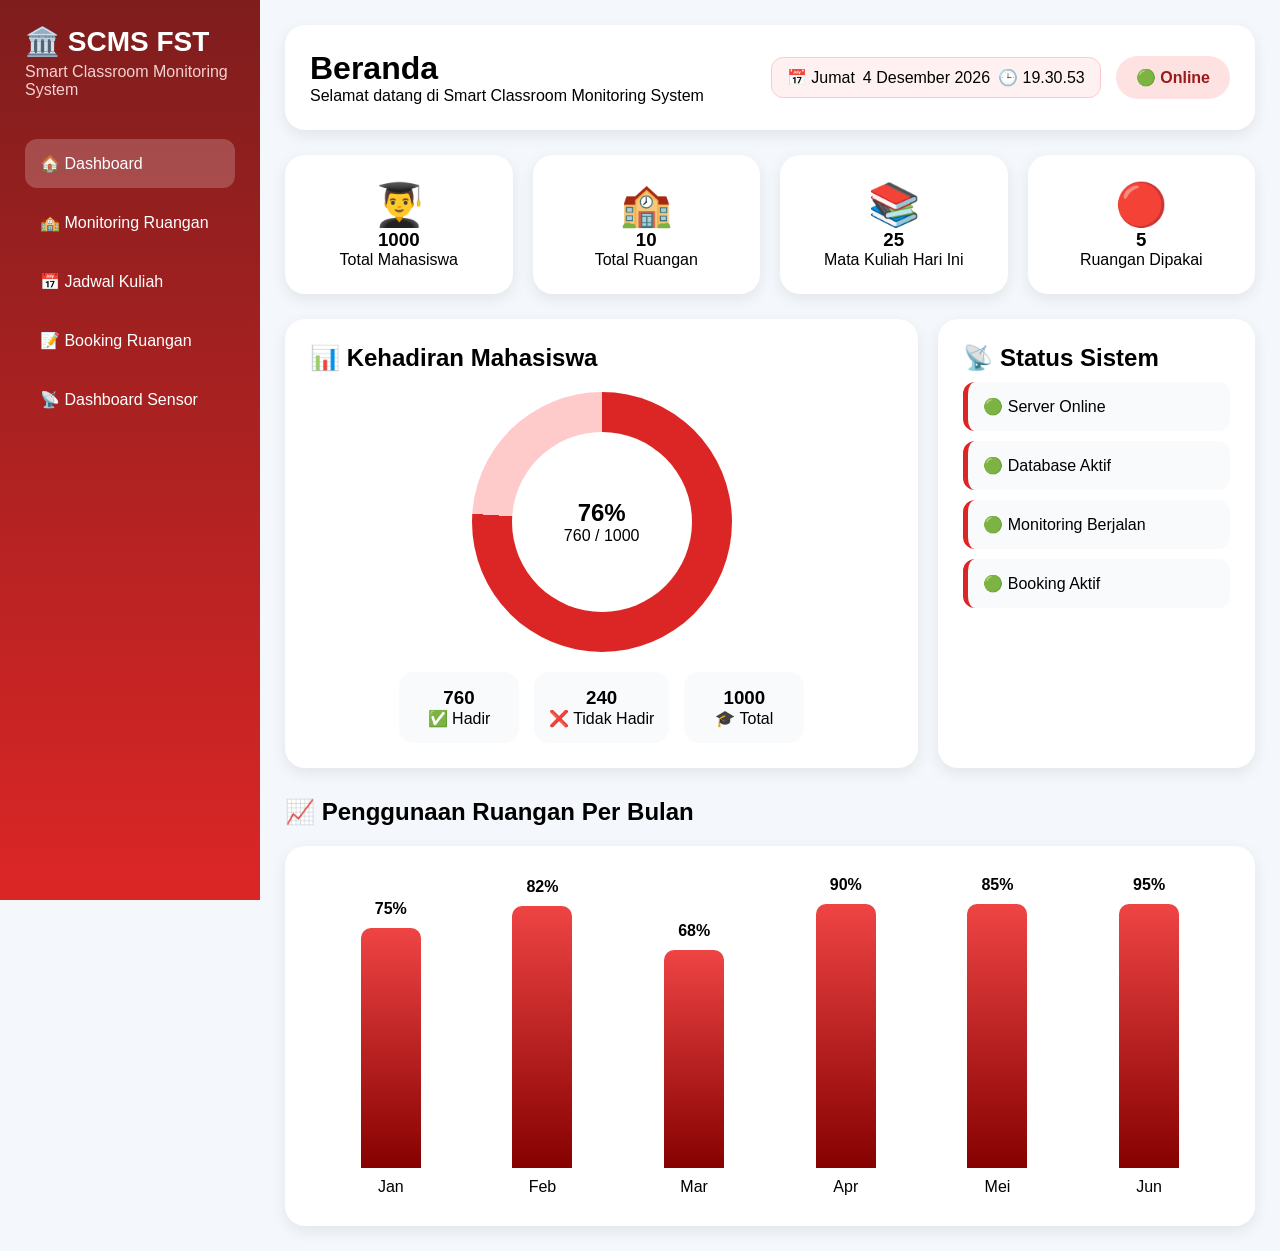
<file: index.html>
<!DOCTYPE html>
<html lang="id">
<head>
<meta charset="UTF-8">
<meta name="viewport" content="width=device-width, initial-scale=1.0">

<title>SCMS FST</title>

<link rel="stylesheet" href="web.css">

</head>
<body>

<!-- SIDEBAR -->

<div class="sidebar">

    <div class="logo">

        <h2>🏛️ SCMS FST</h2>

        <p>Smart Classroom Monitoring System</p>

    </div>

 <ul>

    <li class="active">
        <a href="index.html">🏠 Dashboard</a>
    </li>

    <li>
        <a href="ruangan.html">🏫 Monitoring Ruangan</a>
    </li>

    <li>
        <a href="jadwal.html">📅 Jadwal Kuliah</a>
    </li>

    <li>
        <a href="booking.html">📝 Booking Ruangan</a>
    </li>

    <li>
        <a href="sensor.html">📡 Dashboard Sensor</a>
    </li>

</ul>

</div>

<!-- MAIN CONTENT -->

<div class="main-content">

    <!-- TOPBAR -->

    <div class="topbar">

        <div>

            <h1>Beranda</h1>

            <p>
                Selamat datang di Smart Classroom Monitoring System
            </p>

        </div>

        <div class="topbar-right">

            <div class="datetime-box">

                <div id="hari">Hari</div>
                <div id="tanggal">Tanggal</div>
                <div id="jam">00:00:00</div>

            </div>

            <div class="status">
                🟢 Online
            </div>

        </div>

    </div>

    <!-- CARD STATISTIK -->

    <div class="cards">

        <div class="card">
            <h2>👨‍🎓</h2>
            <h3>1000</h3>
            <p>Total Mahasiswa</p>
        </div>

        <div class="card">
            <h2>🏫</h2>
            <h3>10</h3>
            <p>Total Ruangan</p>
        </div>

        <div class="card">
            <h2>📚</h2>
            <h3>25</h3>
            <p>Mata Kuliah Hari Ini</p>
        </div>

        <div class="card">
            <h2>🔴</h2>
            <h3>5</h3>
            <p>Ruangan Dipakai</p>
        </div>

    </div>

    <!-- AREA BAWAH -->

    <div class="dashboard-grid">

        <!-- KEHADIRAN -->

        <div class="card-besar">

            <h2>📊 Kehadiran Mahasiswa</h2>

            <div class="lingkaran">

                <div class="dalam">

                    <h2>76%</h2>

                    <p>760 / 1000</p>

                </div>

            </div>

            <div class="detail-kehadiran">

                <div class="mini-card">
                    <h3>760</h3>
                    <p>✅ Hadir</p>
                </div>

                <div class="mini-card">
                    <h3>240</h3>
                    <p>❌ Tidak Hadir</p>
                </div>

                <div class="mini-card">
                    <h3>1000</h3>
                    <p>🎓 Total</p>
                </div>

            </div>

        </div>

        <!-- STATUS SISTEM -->

        <div class="card-besar">

            <h2>📡 Status Sistem</h2>

            <div class="status-item">
                🟢 Server Online
            </div>

            <div class="status-item">
                🟢 Database Aktif
            </div>

            <div class="status-item">
                🟢 Monitoring Berjalan
            </div>

            <div class="status-item">
                🟢 Booking Aktif
            </div>

        </div>

    </div>

    <!-- GRAFIK BULANAN -->

    <h2 class="judul">
        📈 Penggunaan Ruangan Per Bulan
    </h2>

<div class="grafik-bulanan">

        <div class="bar">
            <span>75%</span>
            <div class="nilai jan"></div>
            <p>Jan</p>
        </div>

        <div class="bar">
            <span>82%</span>
            <div class="nilai feb"></div>
            <p>Feb</p>
        </div>

        <div class="bar">
            <span>68%</span>
            <div class="nilai mar"></div>
            <p>Mar</p>
        </div>

        <div class="bar">
            <span>90%</span>
            <div class="nilai apr"></div>
            <p>Apr</p>
        </div>

        <div class="bar">
            <span>85%</span>
            <div class="nilai mei"></div>
            <p>Mei</p>
        </div>

        <div class="bar">
            <span>95%</span>
            <div class="nilai jun"></div>
            <p>Jun</p>
        </div>

</div>

<script src="web.js"></script>

</body>
</html>
</file>
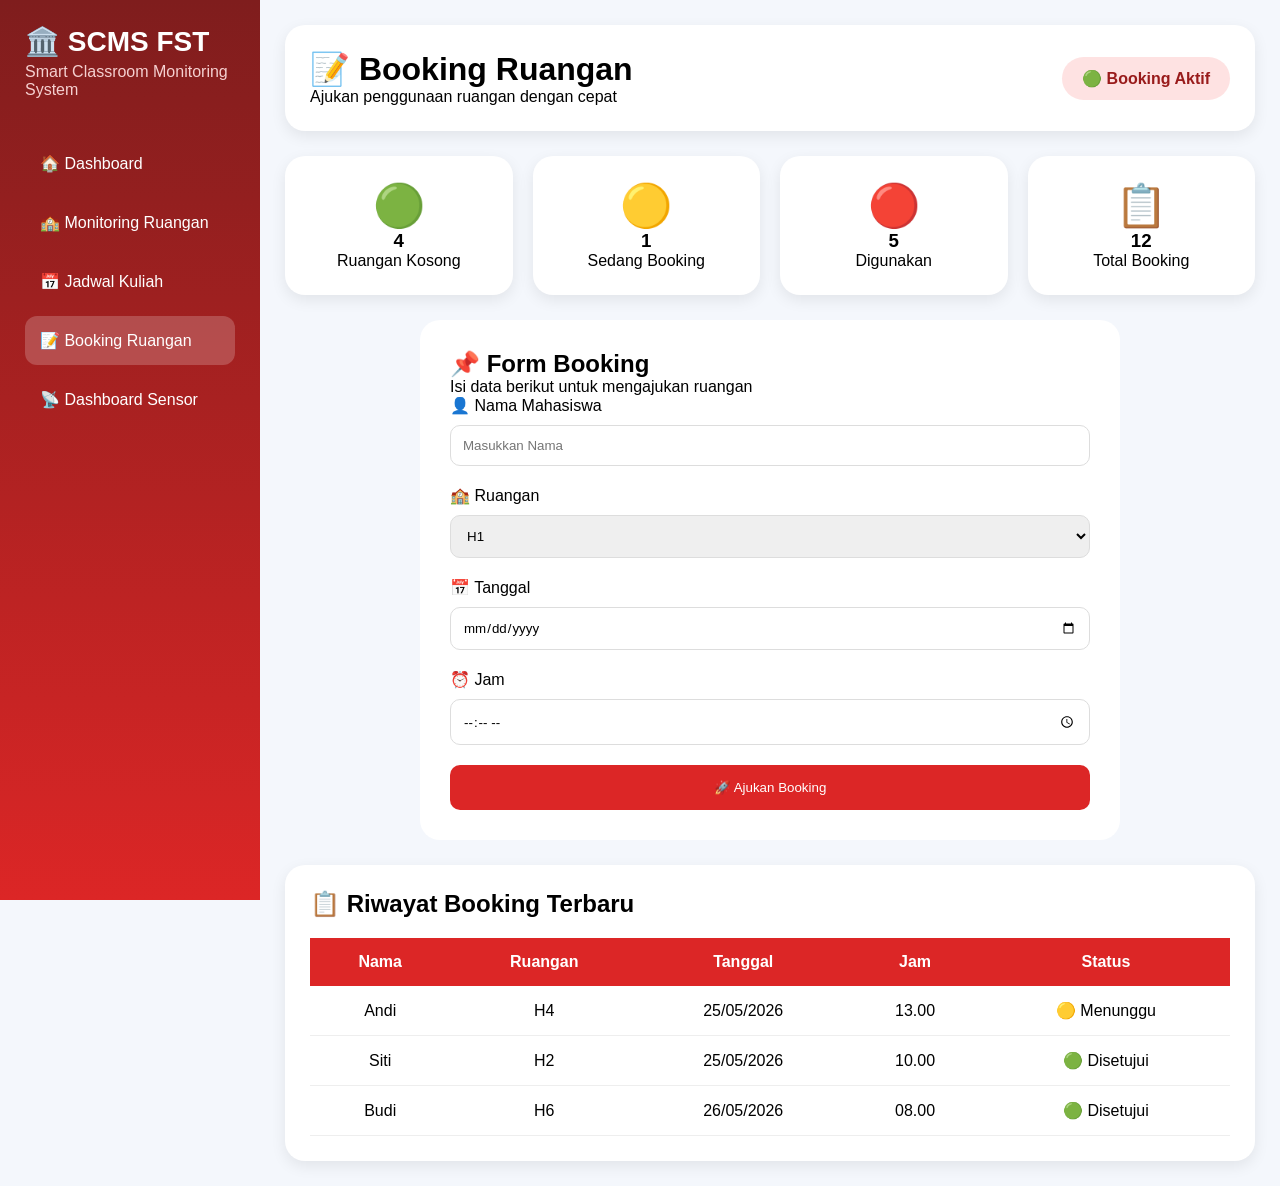
<file: booking.html>
<!DOCTYPE html>
<html lang="id">
<head>
<meta charset="UTF-8">
<meta name="viewport" content="width=device-width, initial-scale=1.0">

<title>Booking Ruangan - SCMS FST</title>

<link rel="stylesheet" href="web.css">

</head>
<body>

<!-- SIDEBAR -->

<div class="sidebar">

    <div class="logo">

        <h2>🏛️ SCMS FST</h2>

        <p>Smart Classroom Monitoring System</p>

    </div>

    <ul>

        <li>
            <a href="index.html">🏠 Dashboard</a>
        </li>

        <li>
            <a href="ruangan.html">🏫 Monitoring Ruangan</a>
        </li>

        <li>
            <a href="jadwal.html">📅 Jadwal Kuliah</a>
        </li>

        <li class="active">
            <a href="booking.html">📝 Booking Ruangan</a>
        </li>

        <li>
        <a href="sensor.html">📡 Dashboard Sensor</a>
        </li>

    </ul>

</div>

<!-- MAIN CONTENT -->

<div class="main-content">

    <!-- TOPBAR -->

    <div class="topbar">

        <div>

            <h1>📝 Booking Ruangan</h1>

            <p>Ajukan penggunaan ruangan dengan cepat</p>

        </div>

        <div class="status">
            🟢 Booking Aktif
        </div>

    </div>

    <!-- STATISTIK -->

    <div class="cards">

        <div class="card">
            <h2>🟢</h2>
            <h3>4</h3>
            <p>Ruangan Kosong</p>
        </div>

        <div class="card">
            <h2>🟡</h2>
            <h3>1</h3>
            <p>Sedang Booking</p>
        </div>

        <div class="card">
            <h2>🔴</h2>
            <h3>5</h3>
            <p>Digunakan</p>
        </div>

        <div class="card">
            <h2>📋</h2>
            <h3>12</h3>
            <p>Total Booking</p>
        </div>

    </div>

    <!-- FORM BOOKING -->

    <div class="form-booking">

        <h2>📌 Form Booking</h2>

        <p class="sub-booking">
            Isi data berikut untuk mengajukan ruangan
        </p>

        <form>

            <label>👤 Nama Mahasiswa</label>
            <input type="text"
            placeholder="Masukkan Nama">

            <label>🏫 Ruangan</label>
            <select>

                <option>H1</option>
                <option>H2</option>
                <option>H3</option>
                <option>H4</option>
                <option>H5</option>
                <option>H6</option>
                <option>H7</option>
                <option>H8</option>
                <option>H9</option>
                <option>H10</option>

            </select>

            <label>📅 Tanggal</label>
            <input type="date">

            <label>⏰ Jam</label>
            <input type="time">

            <button type="submit">
                🚀 Ajukan Booking
            </button>

        </form>

    </div>

    <!-- RIWAYAT BOOKING -->

    <div class="detail-box">

        <h2>📋 Riwayat Booking Terbaru</h2>

        <table class="jadwal-table">

            <tr>
                <th>Nama</th>
                <th>Ruangan</th>
                <th>Tanggal</th>
                <th>Jam</th>
                <th>Status</th>
            </tr>

            <tr>
                <td>Andi</td>
                <td>H4</td>
                <td>25/05/2026</td>
                <td>13.00</td>
                <td>🟡 Menunggu</td>
            </tr>

            <tr>
                <td>Siti</td>
                <td>H2</td>
                <td>25/05/2026</td>
                <td>10.00</td>
                <td>🟢 Disetujui</td>
            </tr>

            <tr>
                <td>Budi</td>
                <td>H6</td>
                <td>26/05/2026</td>
                <td>08.00</td>
                <td>🟢 Disetujui</td>
            </tr>

        </table>

    </div>

</div>

<script src="web.js"></script>

</body>
</html>
</file>
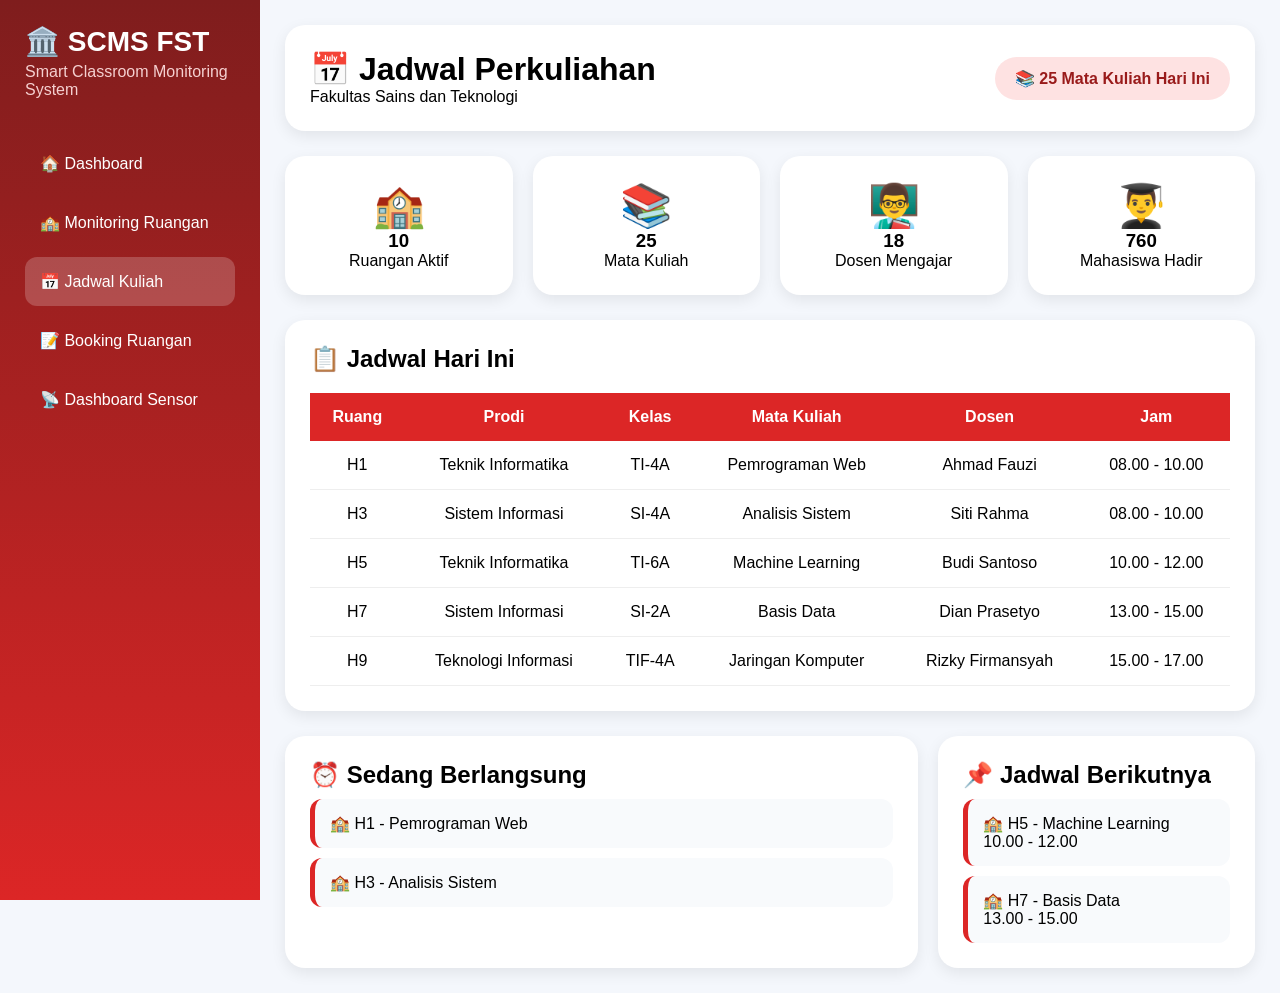
<file: jadwal.html>
<!DOCTYPE html>
<html lang="id">
<head>
<meta charset="UTF-8">
<meta name="viewport" content="width=device-width, initial-scale=1.0">

<title>Jadwal Perkuliahan - SCMS FST</title>

<link rel="stylesheet" href="web.css">

</head>
<body>

<!-- SIDEBAR -->

<div class="sidebar">

    <div class="logo">

        <h2>🏛️ SCMS FST</h2>

        <p>Smart Classroom Monitoring System</p>

    </div>

    <ul>

        <li>
            <a href="index.html">🏠 Dashboard</a>
        </li>

        <li>
            <a href="ruangan.html">🏫 Monitoring Ruangan</a>
        </li>

        <li class="active">
            <a href="jadwal.html">📅 Jadwal Kuliah</a>
        </li>

        <li>
            <a href="booking.html">📝 Booking Ruangan</a>
        </li>

        <li>
        <a href="sensor.html">📡 Dashboard Sensor</a>
    </li>

    </ul>

</div>

<!-- MAIN CONTENT -->

<div class="main-content">

    <!-- TOPBAR -->

    <div class="topbar">

        <div>

            <h1>📅 Jadwal Perkuliahan</h1>

            <p>Fakultas Sains dan Teknologi</p>

        </div>

        <div class="status">
            📚 25 Mata Kuliah Hari Ini
        </div>

    </div>

    <!-- CARD STATISTIK -->

    <div class="cards">

        <div class="card">
            <h2>🏫</h2>
            <h3>10</h3>
            <p>Ruangan Aktif</p>
        </div>

        <div class="card">
            <h2>📚</h2>
            <h3>25</h3>
            <p>Mata Kuliah</p>
        </div>

        <div class="card">
            <h2>👨‍🏫</h2>
            <h3>18</h3>
            <p>Dosen Mengajar</p>
        </div>

        <div class="card">
            <h2>👨‍🎓</h2>
            <h3>760</h3>
            <p>Mahasiswa Hadir</p>
        </div>

    </div>

    <!-- JADWAL -->

    <div class="detail-box">

        <h2>📋 Jadwal Hari Ini</h2>

        <table class="jadwal-table">

            <tr>
                <th>Ruang</th>
                <th>Prodi</th>
                <th>Kelas</th>
                <th>Mata Kuliah</th>
                <th>Dosen</th>
                <th>Jam</th>
            </tr>

            <tr>
                <td>H1</td>
                <td>Teknik Informatika</td>
                <td>TI-4A</td>
                <td>Pemrograman Web</td>
                <td>Ahmad Fauzi</td>
                <td>08.00 - 10.00</td>
            </tr>

            <tr>
                <td>H3</td>
                <td>Sistem Informasi</td>
                <td>SI-4A</td>
                <td>Analisis Sistem</td>
                <td>Siti Rahma</td>
                <td>08.00 - 10.00</td>
            </tr>

            <tr>
                <td>H5</td>
                <td>Teknik Informatika</td>
                <td>TI-6A</td>
                <td>Machine Learning</td>
                <td>Budi Santoso</td>
                <td>10.00 - 12.00</td>
            </tr>

            <tr>
                <td>H7</td>
                <td>Sistem Informasi</td>
                <td>SI-2A</td>
                <td>Basis Data</td>
                <td>Dian Prasetyo</td>
                <td>13.00 - 15.00</td>
            </tr>

            <tr>
                <td>H9</td>
                <td>Teknologi Informasi</td>
                <td>TIF-4A</td>
                <td>Jaringan Komputer</td>
                <td>Rizky Firmansyah</td>
                <td>15.00 - 17.00</td>
            </tr>

        </table>

    </div>

    <!-- KELAS BERLANGSUNG -->

    <div class="dashboard-grid">

        <div class="card-besar">

            <h2>⏰ Sedang Berlangsung</h2>

            <div class="status-item">
                🏫 H1 - Pemrograman Web
            </div>

            <div class="status-item">
                🏫 H3 - Analisis Sistem
            </div>

        </div>

        <div class="card-besar">

            <h2>📌 Jadwal Berikutnya</h2>

            <div class="status-item">
                🏫 H5 - Machine Learning
                <br>
                10.00 - 12.00
            </div>

            <div class="status-item">
                🏫 H7 - Basis Data
                <br>
                13.00 - 15.00
            </div>

        </div>

    </div>

</div>

<script src="web.js"></script>

</body>
</html>
</file>
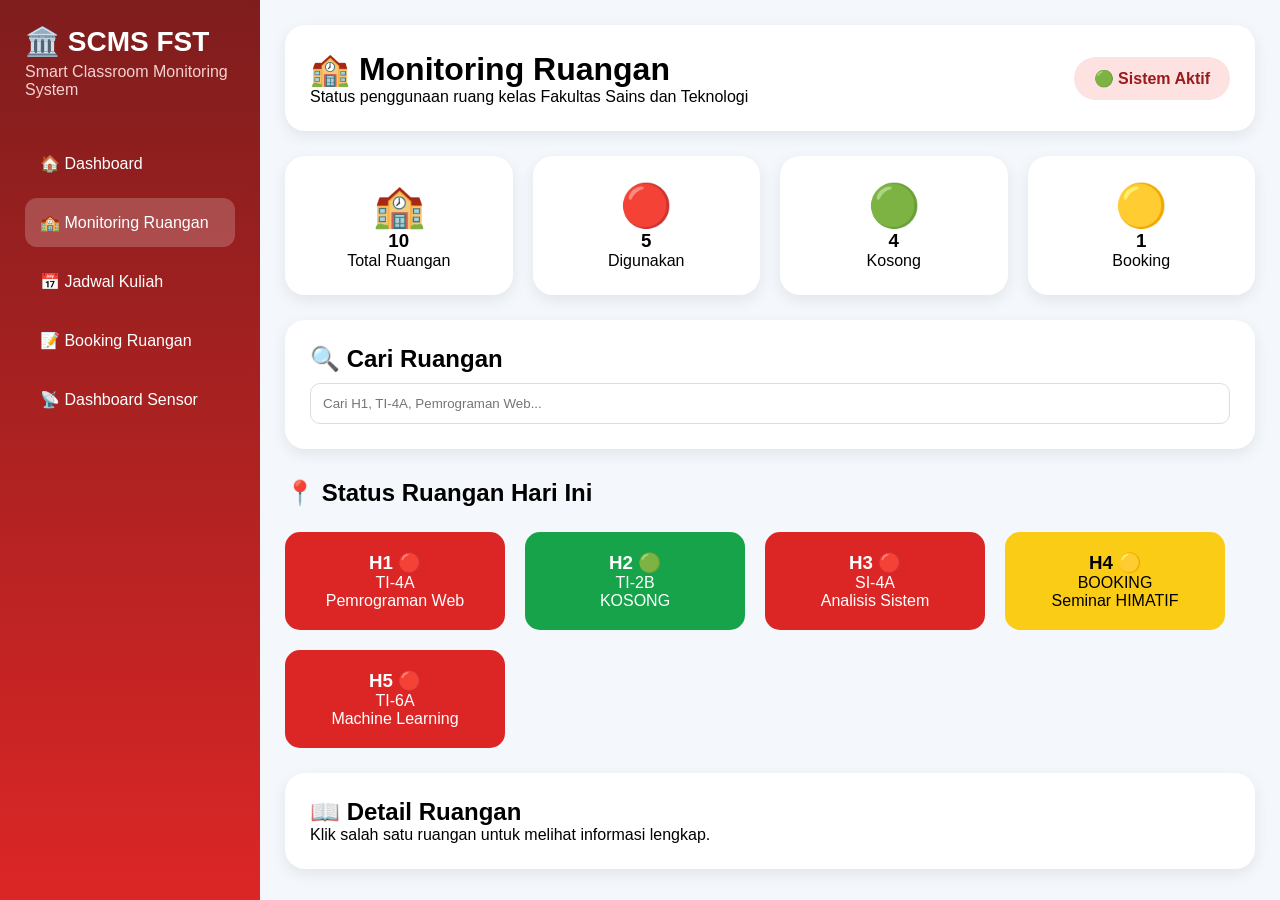
<file: ruangan.html>
<!DOCTYPE html>
<html lang="id">
<head>
<meta charset="UTF-8">
<meta name="viewport" content="width=device-width, initial-scale=1.0">

<title>Monitoring Ruangan - SCMS FST</title>

<link rel="stylesheet" href="web.css">

</head>
<body>

<!-- SIDEBAR -->

<div class="sidebar">

    <div class="logo">

        <h2>🏛️ SCMS FST</h2>

        <p>Smart Classroom Monitoring System</p>

    </div>

    <ul>

        <li>
            <a href="index.html">🏠 Dashboard</a>
        </li>

        <li class="active">
            <a href="ruangan.html">🏫 Monitoring Ruangan</a>
        </li>

        <li>
            <a href="jadwal.html">📅 Jadwal Kuliah</a>
        </li>

        <li>
            <a href="booking.html">📝 Booking Ruangan</a>
        </li>
        <li>
        <a href="sensor.html">📡 Dashboard Sensor</a>
    </li>

    </ul>

</div>

<!-- KONTEN -->

<div class="main-content">

    <!-- TOPBAR -->

    <div class="topbar">

        <div>

            <h1>🏫 Monitoring Ruangan</h1>

            <p>Status penggunaan ruang kelas Fakultas Sains dan Teknologi</p>

        </div>

        <div class="status">
            🟢 Sistem Aktif
        </div>

    </div>

    <!-- STATISTIK -->

    <div class="cards">

        <div class="card">
            <h2>🏫</h2>
            <h3>10</h3>
            <p>Total Ruangan</p>
        </div>

        <div class="card">
            <h2>🔴</h2>
            <h3>5</h3>
            <p>Digunakan</p>
        </div>

        <div class="card">
            <h2>🟢</h2>
            <h3>4</h3>
            <p>Kosong</p>
        </div>

        <div class="card">
            <h2>🟡</h2>
            <h3>1</h3>
            <p>Booking</p>
        </div>

    </div>

    <!-- PENCARIAN -->

    <div class="detail-box">

        <h2>🔍 Cari Ruangan</h2>

        <input
        type="text"
        id="cariRuangan"
        placeholder="Cari H1, TI-4A, Pemrograman Web..."
        onkeyup="cariRuangan()"

        style="
        width:100%;
        padding:12px;
        border-radius:10px;
        border:1px solid #ddd;
        margin-top:10px;
        ">
    </div>

    <!-- DAFTAR RUANGAN -->

    <h2 class="judul">📍 Status Ruangan Hari Ini</h2>

    <section class="ruangan">

        <div class="room room-card dipakai"
        onclick="detailKelas('H1','Teknik Informatika','Semester 4','TI-4A','Pemrograman Web','Ahmad Fauzi','35 Mahasiswa','08.00 - 10.00','Digunakan')">

            <h3>H1 🔴</h3>
            <p>TI-4A</p>
            <p>Pemrograman Web</p>

        </div>

        <div class="room room-card kosong"
        onclick="detailKelas('H2','Teknik Informatika','Semester 2','TI-2B','-','-','0 Mahasiswa','-','Kosong')">

            <h3>H2 🟢</h3>
            <p>TI-2B</p>
            <p>KOSONG</p>

        </div>

        <div class="room room-card dipakai"
        onclick="detailKelas('H3','Sistem Informasi','Semester 4','SI-4A','Analisis Sistem','Siti Rahma','32 Mahasiswa','08.00 - 10.00','Digunakan')">

            <h3>H3 🔴</h3>
            <p>SI-4A</p>
            <p>Analisis Sistem</p>

        </div>

        <div class="room room-card booking"
        onclick="detailKelas('H4','Fakultas','-','-','Seminar HIMATIF','Panitia','20 Peserta','13.00 - 15.00','Booking')">

            <h3>H4 🟡</h3>
            <p>BOOKING</p>
            <p>Seminar HIMATIF</p>

        </div>

        <div class="room room-card dipakai"
        onclick="detailKelas('H5','Teknik Informatika','Semester 6','TI-6A','Machine Learning','Budi Santoso','28 Mahasiswa','10.00 - 12.00','Digunakan')">

            <h3>H5 🔴</h3>
            <p>TI-6A</p>
            <p>Machine Learning</p>

        </div>

    </section>

    <!-- DETAIL RUANGAN -->

    <div id="detail" class="detail-box">

        <h2>📖 Detail Ruangan</h2>

        <p>Klik salah satu ruangan untuk melihat informasi lengkap.</p>

    </div>

</div>

<script src="web.js"></script>

</body>
</html>
</file>
<file: web.css>
/* ========================= */
/* RESET */
/* ========================= */

*{
margin:0;
padding:0;
box-sizing:border-box;
font-family:'Segoe UI',sans-serif;
}

body{
background:#f4f7fc;
display:flex;
}

/* ========================= */
/* SIDEBAR */
/* ========================= */

.sidebar{
width:260px;
height:100vh;
background:linear-gradient(180deg,#7f1d1d,#dc2626);
color:white;
position:fixed;
left:0;
top:0;
padding:25px;
}

.logo{
margin-bottom:40px;
}

.logo h2{
font-size:28px;
}

.logo p{
margin-top:5px;
color:#f5d0d0;
}

.sidebar ul{
list-style:none;
}

.sidebar li{
margin:10px 0;
}

.sidebar a{
color:white;
text-decoration:none;
display:block;
padding:15px;
border-radius:12px;
transition:.3s;
}

.sidebar a:hover{
background:rgba(255,255,255,.15);
}

.active a{
background:rgba(255,255,255,.2);
}

/* ========================= */
/* MAIN CONTENT */
/* ========================= */

.main-content{
margin-left:260px;
width:100%;
padding:25px;
}

/* ========================= */
/* TOPBAR */
/* ========================= */

.topbar{
background:white;
padding:25px;
border-radius:20px;
display:flex;
justify-content:space-between;
align-items:center;
box-shadow:0 5px 15px rgba(0,0,0,.08);
}

.topbar-right{
display:flex;
align-items:center;
gap:15px;
}

.status{
background:#fee2e2;
color:#991b1b;
padding:12px 20px;
border-radius:30px;
font-weight:bold;
}

/* ========================= */
/* JAM */
/* ========================= */

.datetime-box{
display:flex;
gap:8px;
align-items:center;
background:#fff1f2;
padding:10px 15px;
border-radius:12px;
border:1px solid #fecaca;
}

/* ========================= */
/* CARD */
/* ========================= */

.cards{
display:grid;
grid-template-columns:repeat(auto-fit,minmax(220px,1fr));
gap:20px;
margin-top:25px;
}

.card{
background:white;
padding:25px;
border-radius:20px;
text-align:center;
box-shadow:0 5px 15px rgba(0,0,0,.08);
transition:.3s;
}

.card:hover{
transform:translateY(-5px);
}

.card h2{
font-size:42px;
color:#dc2626;
}

/* ========================= */
/* GRID */
/* ========================= */

.dashboard-grid{
display:grid;
grid-template-columns:2fr 1fr;
gap:20px;
margin-top:25px;
}

.card-besar{
background:white;
padding:25px;
border-radius:20px;
box-shadow:0 5px 15px rgba(0,0,0,.08);
}

/* ========================= */
/* KEHADIRAN */
/* ========================= */

.lingkaran{
width:260px;
height:260px;
margin:20px auto;
border-radius:50%;
background:conic-gradient(#dc2626 0% 76%, #fecaca 76% 100%);
display:flex;
justify-content:center;
align-items:center;
}

.dalam{
width:180px;
height:180px;
border-radius:50%;
background:white;
display:flex;
justify-content:center;
align-items:center;
flex-direction:column;
}

.detail-kehadiran{
display:flex;
justify-content:center;
gap:15px;
flex-wrap:wrap;
margin-top:20px;
}

.mini-card{
background:#f8fafc;
padding:15px;
border-radius:15px;
min-width:120px;
text-align:center;
}

/* ========================= */
/* STATUS */
/* ========================= */

.status-item{
background:#f8fafc;
padding:15px;
border-radius:12px;
margin-top:10px;
}

/* ========================= */
/* DETAIL BOX */
/* ========================= */

.detail-box{
background:white;
padding:25px;
border-radius:20px;
margin-top:25px;
box-shadow:0 5px 15px rgba(0,0,0,.08);
}

.judul{
margin-top:30px;
margin-bottom:10px;
}

/* ========================= */
/* GRAFIK */
/* ========================= */

.grafik-bulanan{
margin-top:20px;
background:white;
padding:30px;
border-radius:20px;
height:380px;
display:flex;
justify-content:space-around;
align-items:flex-end;
box-shadow:0 5px 15px rgba(0,0,0,.08);
}

.bar{
    text-align:center;
    display:flex;
    flex-direction:column;
    align-items:center;
    justify-content:flex-end;
    height:100%;
}

.bar span{
    margin-bottom:10px;
    font-weight:bold;
}

.bar p{
    margin-top:10px;
}

.nilai{
    width:60px;
    background:linear-gradient(to top,#860101,#ef4444);
    border-radius:10px 10px 0 0;
    display:block;
}

.jan{height:75%;}
.feb{height:82%;}
.mar{height:68%;}
.apr{height:90%;}
.mei{height:85%;}
.jun{height:95%;}

/* ========================= */
/* RUANGAN */
/* ========================= */

.ruangan{
display:flex;
gap:20px;
flex-wrap:wrap;
margin-top:25px;
}

.room{
width:220px;
padding:20px;
border-radius:15px;
text-align:center;
color:white;
cursor:pointer;
}

.dipakai{
background:#dc2626;
}

.kosong{
background:#16a34a;
}

.booking{
background:#facc15;
color:black;
}

/* ========================= */
/* TABLE */
/* ========================= */

.jadwal-table{
width:100%;
border-collapse:collapse;
margin-top:20px;
}

.jadwal-table th{
background:#dc2626;
color:white;
padding:15px;
}

.jadwal-table td{
padding:15px;
border-bottom:1px solid #eee;
text-align:center;
}

/* ========================= */
/* FORM BOOKING */
/* ========================= */

.form-booking{
background:white;
max-width:700px;
margin:25px auto;
padding:30px;
border-radius:20px;
}

.form-booking input,
.form-booking select{
width:100%;
padding:12px;
margin:10px 0 20px;
border:1px solid #ddd;
border-radius:10px;
}

.form-booking button{
width:100%;
background:#dc2626;
color:white;
border:none;
padding:15px;
border-radius:10px;
cursor:pointer;
}

/* ===================================== */
/* GRAFIK SENSOR */
/* ===================================== */

.grafik-sensor{
    margin-top:30px;
    background:white;
    padding:30px;
    border-radius:20px;
    box-shadow:0 5px 15px rgba(0,0,0,.08);
}

.grafik-sensor h2{
    margin-bottom:20px;
    color:#1e293b;
}

.grafik-sensor svg{
    width:100%;
    height:300px;
}

.grafik-sensor polyline{
    animation:gelombang 3s infinite alternate;
}

@keyframes gelombang{
    from{
        transform:translateY(0);
    }
    to{
        transform:translateY(-8px);
    }
}

.status-item{
    background:#f8fafc;
    padding:15px;
    margin-top:10px;
    border-radius:12px;
    border-left:5px solid #dc2626;
}

#sensorChart{
    width:100%;
    height:400px !important;
}

.card-besar canvas{
    margin-top:20px;
}

/* ========================= */
/* RESPONSIVE */
/* ========================= */

@media(max-width:900px){

.sidebar{
    display:none;
}

.main-content{
    margin-left:0;
}

.dashboard-grid{
    grid-template-columns:1fr;
}

.topbar{
    flex-direction:column;
    gap:15px;
}
}
.ruangan-sensor{
display:grid;
grid-template-columns:repeat(auto-fit,minmax(180px,1fr));
gap:20px;
margin-top:20px;
}

.sensor-room{
background:white;
padding:20px;
border-radius:15px;
text-align:center;
cursor:pointer;
transition:.3s;
box-shadow:0 5px 15px rgba(0,0,0,.08);
border:2px solid #eee;
}

.sensor-room:hover{
transform:translateY(-5px);
border-color:#dc2626;
}

.sensor-room h3{
color:#dc2626;
margin-bottom:10px;
}
</file>
